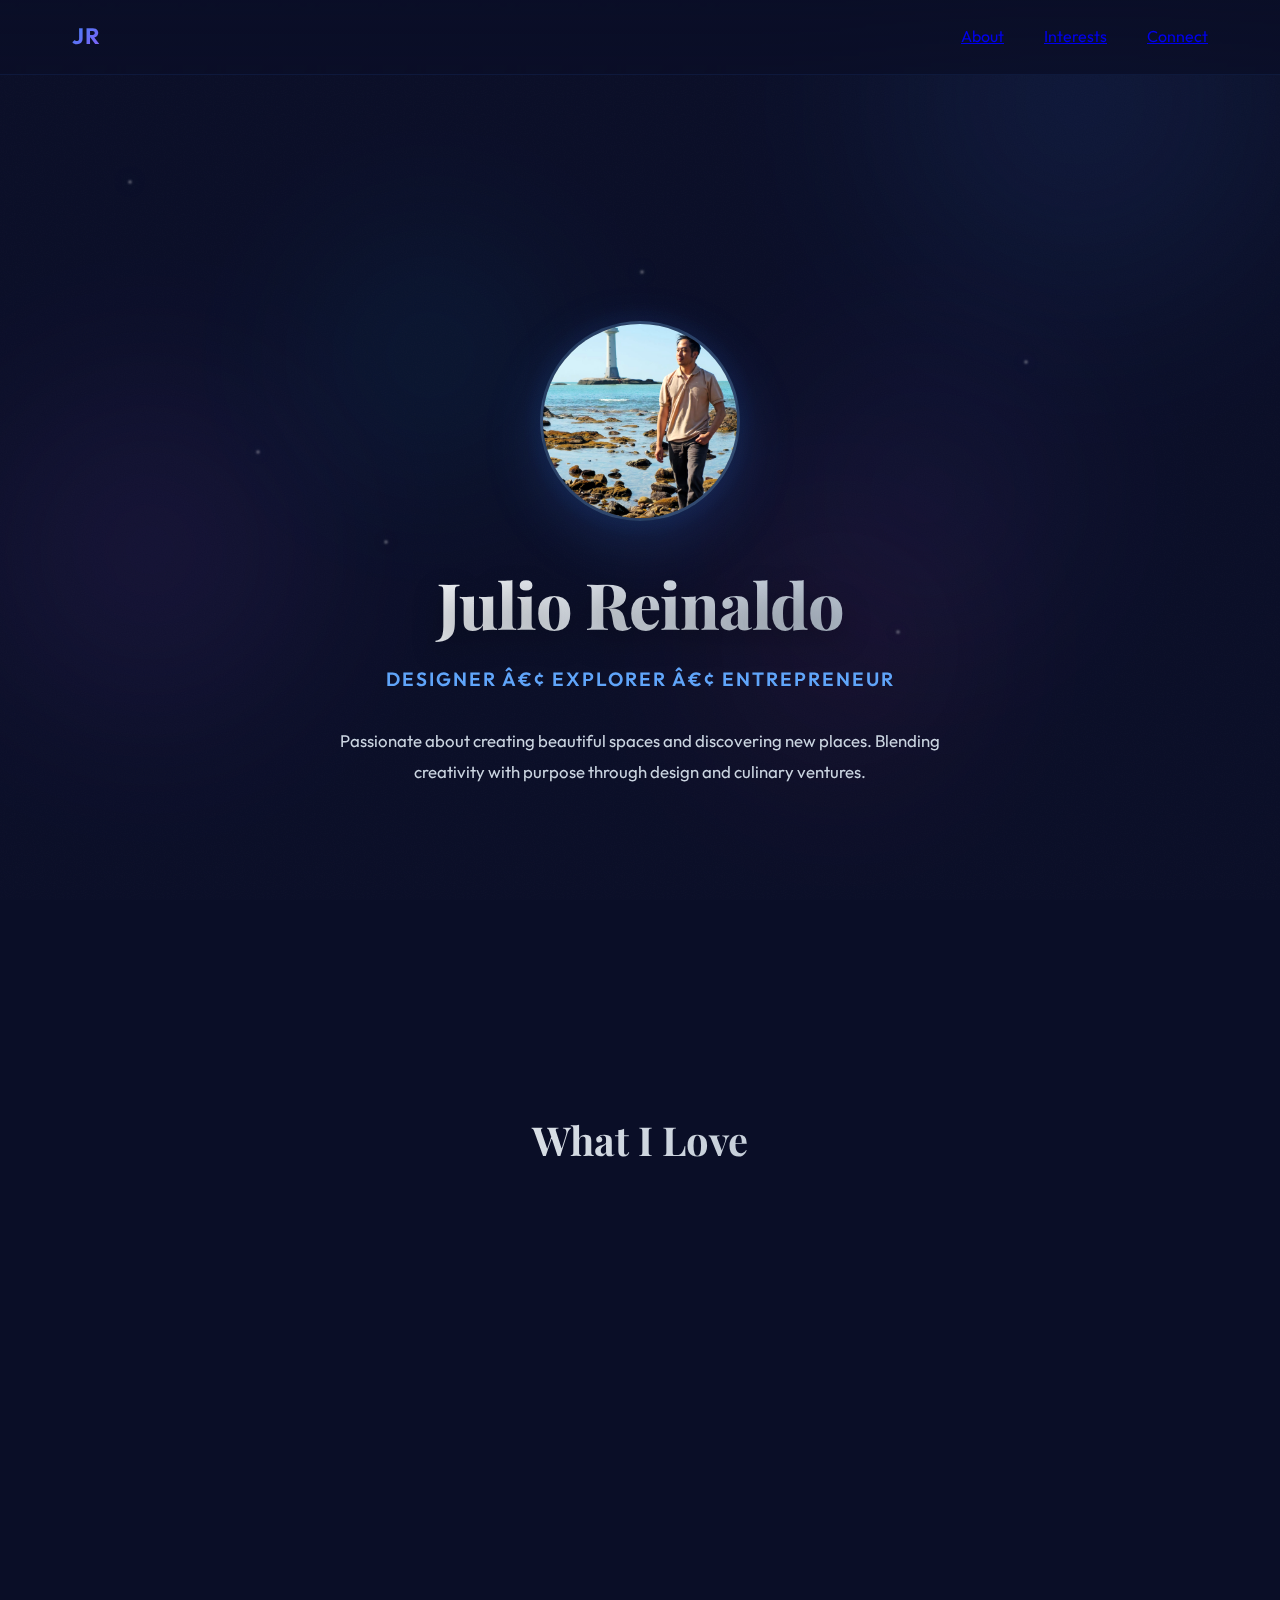
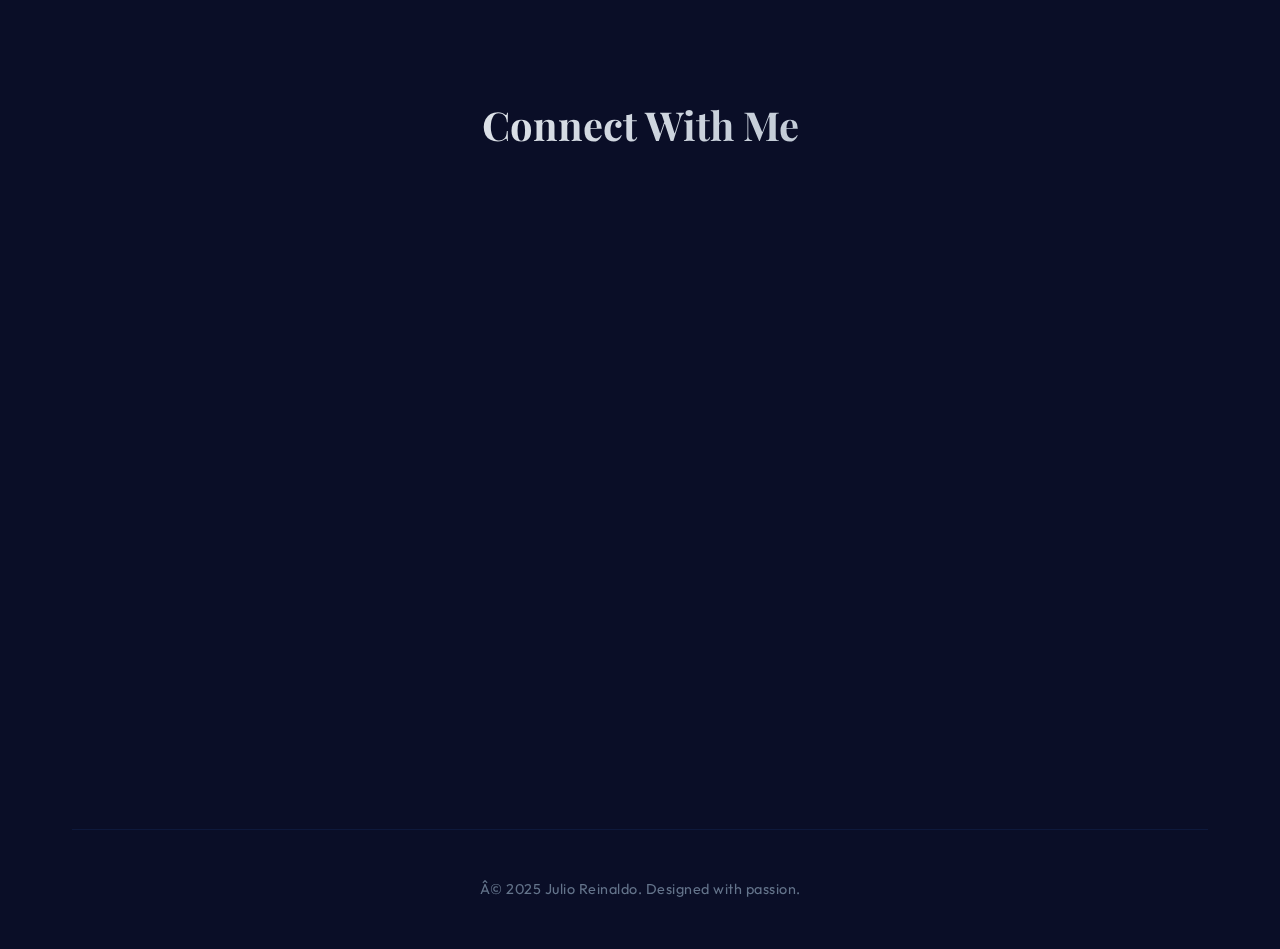
<file: index.html>
<!DOCTYPE html>
<html lang="en">
<head>
  <meta charset="UTF-9">
  <meta name="viewport" content="width=device-width, initial-scale=1.0">
  <title>Julio Reinaldo - Designer & Explorer</title>
  <link rel="stylesheet" href="bio-style.css">
  <link rel="preconnect" href="https://fonts.googleapis.com">
  <link rel="preconnect" href="https://fonts.gstatic.com" crossorigin>
  <link href="https://fonts.googleapis.com/css2?family=Outfit:wght@300;400;500;600;700&family=Playfair+Display:wght@600;700&display=swap" rel="stylesheet">
</head>
<body>
  
  <!-- Animated Background -->
  <div class="bg-container">
    <div class="gradient-orb orb-1"></div>
    <div class="gradient-orb orb-2"></div>
    <div class="gradient-orb orb-3"></div>
    <div class="gradient-orb orb-4"></div>
    <div class="gradient-orb orb-5"></div>
    <div class="noise-overlay"></div>
    
    <!-- Floating Particles -->
    <div class="particle particle-1"></div>
    <div class="particle particle-2"></div>
    <div class="particle particle-3"></div>
    <div class="particle particle-4"></div>
    <div class="particle particle-5"></div>
    <div class="particle particle-6"></div>
  </div>

  <!-- Navbar -->
  <nav class="navbar">
    <div class="nav-container">
      <div class="nav-logo">JR</div>
      <div class="nav-links">
        <a href="#profile">About</a>
        <a href="#interests">Interests</a>
        <a href="#links">Connect</a>
      </div>
    </div>
  </nav>

  <!-- Main Container -->
  <div class="container">
    
    <!-- Profile Section -->
    <section class="profile-section" id="profile">
      <div class="profile-content">
        <div class="avatar-wrapper">
          <div class="avatar-glow"></div>
          <div class="avatar">
            <img src="profile-photo.png" alt="Julio Reinaldo" class="profile-img">
          </div>
        </div>
        
        <h1 class="name">Julio Reinaldo</h1>
        <p class="tagline">Designer • Explorer • Entrepreneur</p>
        
        <div class="bio-text">
          <p>Passionate about creating beautiful spaces and discovering new places. 
          Blending creativity with purpose through design and culinary ventures.</p>
        </div>
      </div>
    </section>

    <!-- Interests Section -->
    <section class="interests-section" id="interests">
      <h2 class="section-title">What I Love</h2>
      <div class="interests-grid">
        <div class="interest-card">
          <div class="icon">✈️</div>
          <h3>Traveling</h3>
          <p>Exploring new destinations and cultures around the world</p>
        </div>
        <div class="interest-card">
          <div class="icon">🎨</div>
          <h3>Interior Design</h3>
          <p>Crafting modern, minimalist spaces with character</p>
        </div>
        <div class="interest-card">
          <div class="icon">🍜</div>
          <h3>Food Business</h3>
          <p>Building culinary experiences through cloud kitchens</p>
        </div>
      </div>
    </section>

    <!-- Links Section -->
    <section class="links-section" id="links">
      <h2 class="section-title">Connect With Me</h2>
      
      <div class="links-container">
        
        <!-- Personal Instagram -->
        <a href="https://instagram.com/julioreinaldo29" target="_blank" rel="noopener noreferrer" class="link-card personal">
          <div class="link-icon">
            <svg xmlns="http://www.w3.org/2000/svg" width="24" height="24" viewBox="0 0 24 24" fill="none" stroke="currentColor" stroke-width="2" stroke-linecap="round" stroke-linejoin="round">
              <rect x="2" y="2" width="20" height="20" rx="5" ry="5"></rect>
              <path d="M16 11.37A4 4 0 1 1 12.63 8 4 4 0 0 1 16 11.37z"></path>
              <line x1="17.5" y1="6.5" x2="17.51" y2="6.5"></line>
            </svg>
          </div>
          <div class="link-content">
            <h3>Personal Journey</h3>
            <p>@julioreinaldo29</p>
          </div>
          <div class="link-arrow">→</div>
        </a>

        <!-- Design Studio -->
        <a href="https://instagram.com/juliodesignproject" target="_blank" rel="noopener noreferrer" class="link-card design">
          <div class="link-icon">
            <svg xmlns="http://www.w3.org/2000/svg" width="24" height="24" viewBox="0 0 24 24" fill="none" stroke="currentColor" stroke-width="2" stroke-linecap="round" stroke-linejoin="round">
              <path d="M21 16V8a2 2 0 0 0-1-1.73l-7-4a2 2 0 0 0-2 0l-7 4A2 2 0 0 0 3 8v8a2 2 0 0 0 1 1.73l7 4a2 2 0 0 0 2 0l7-4A2 2 0 0 0 21 16z"></path>
              <polyline points="3.27 6.96 12 12.01 20.73 6.96"></polyline>
              <line x1="12" y1="22.08" x2="12" y2="12"></line>
            </svg>
          </div>
          <div class="link-content">
            <h3>Julio Design Project</h3>
            <p>@juliodesignproject</p>
          </div>
          <div class="link-arrow">→</div>
        </a>

        <!-- Food Business 1 -->
        <a href="https://instagram.com/gyongzaa_koreanfood" target="_blank" rel="noopener noreferrer" class="link-card food1">
          <div class="link-icon">
            <svg xmlns="http://www.w3.org/2000/svg" width="24" height="24" viewBox="0 0 24 24" fill="none" stroke="currentColor" stroke-width="2" stroke-linecap="round" stroke-linejoin="round">
              <path d="M18 8h1a4 4 0 0 1 0 8h-1"></path>
              <path d="M2 8h16v9a4 4 0 0 1-4 4H6a4 4 0 0 1-4-4V8z"></path>
              <line x1="6" y1="1" x2="6" y2="4"></line>
              <line x1="10" y1="1" x2="10" y2="4"></line>
              <line x1="14" y1="1" x2="14" y2="4"></line>
            </svg>
          </div>
          <div class="link-content">
            <h3>Gyongzaa Korean Food</h3>
            <p>@gyongzaa_koreanfood</p>
          </div>
          <div class="link-arrow">→</div>
        </a>

        <!-- Food Business 2 -->
        <a href="https://instagram.com/ayam_dkremeskopo" target="_blank" rel="noopener noreferrer" class="link-card food2">
          <div class="link-icon">
            <svg xmlns="http://www.w3.org/2000/svg" width="24" height="24" viewBox="0 0 24 24" fill="none" stroke="currentColor" stroke-width="2" stroke-linecap="round" stroke-linejoin="round">
              <circle cx="12" cy="12" r="10"></circle>
              <path d="M12 2a15.3 15.3 0 0 1 4 10 15.3 15.3 0 0 1-4 10 15.3 15.3 0 0 1-4-10 15.3 15.3 0 0 1 4-10z"></path>
              <path d="M2 12h20"></path>
            </svg>
          </div>
          <div class="link-content">
            <h3>Ayam D'Kremes Kopo</h3>
            <p>@ayam_dkremeskopo</p>
          </div>
          <div class="link-arrow">→</div>
        </a>

      </div>
    </section>

    <!-- Footer -->
    <footer class="footer">
      <p>© 2025 Julio Reinaldo. Designed with passion.</p>
    </footer>

  </div>

</body>
</html>
</file>
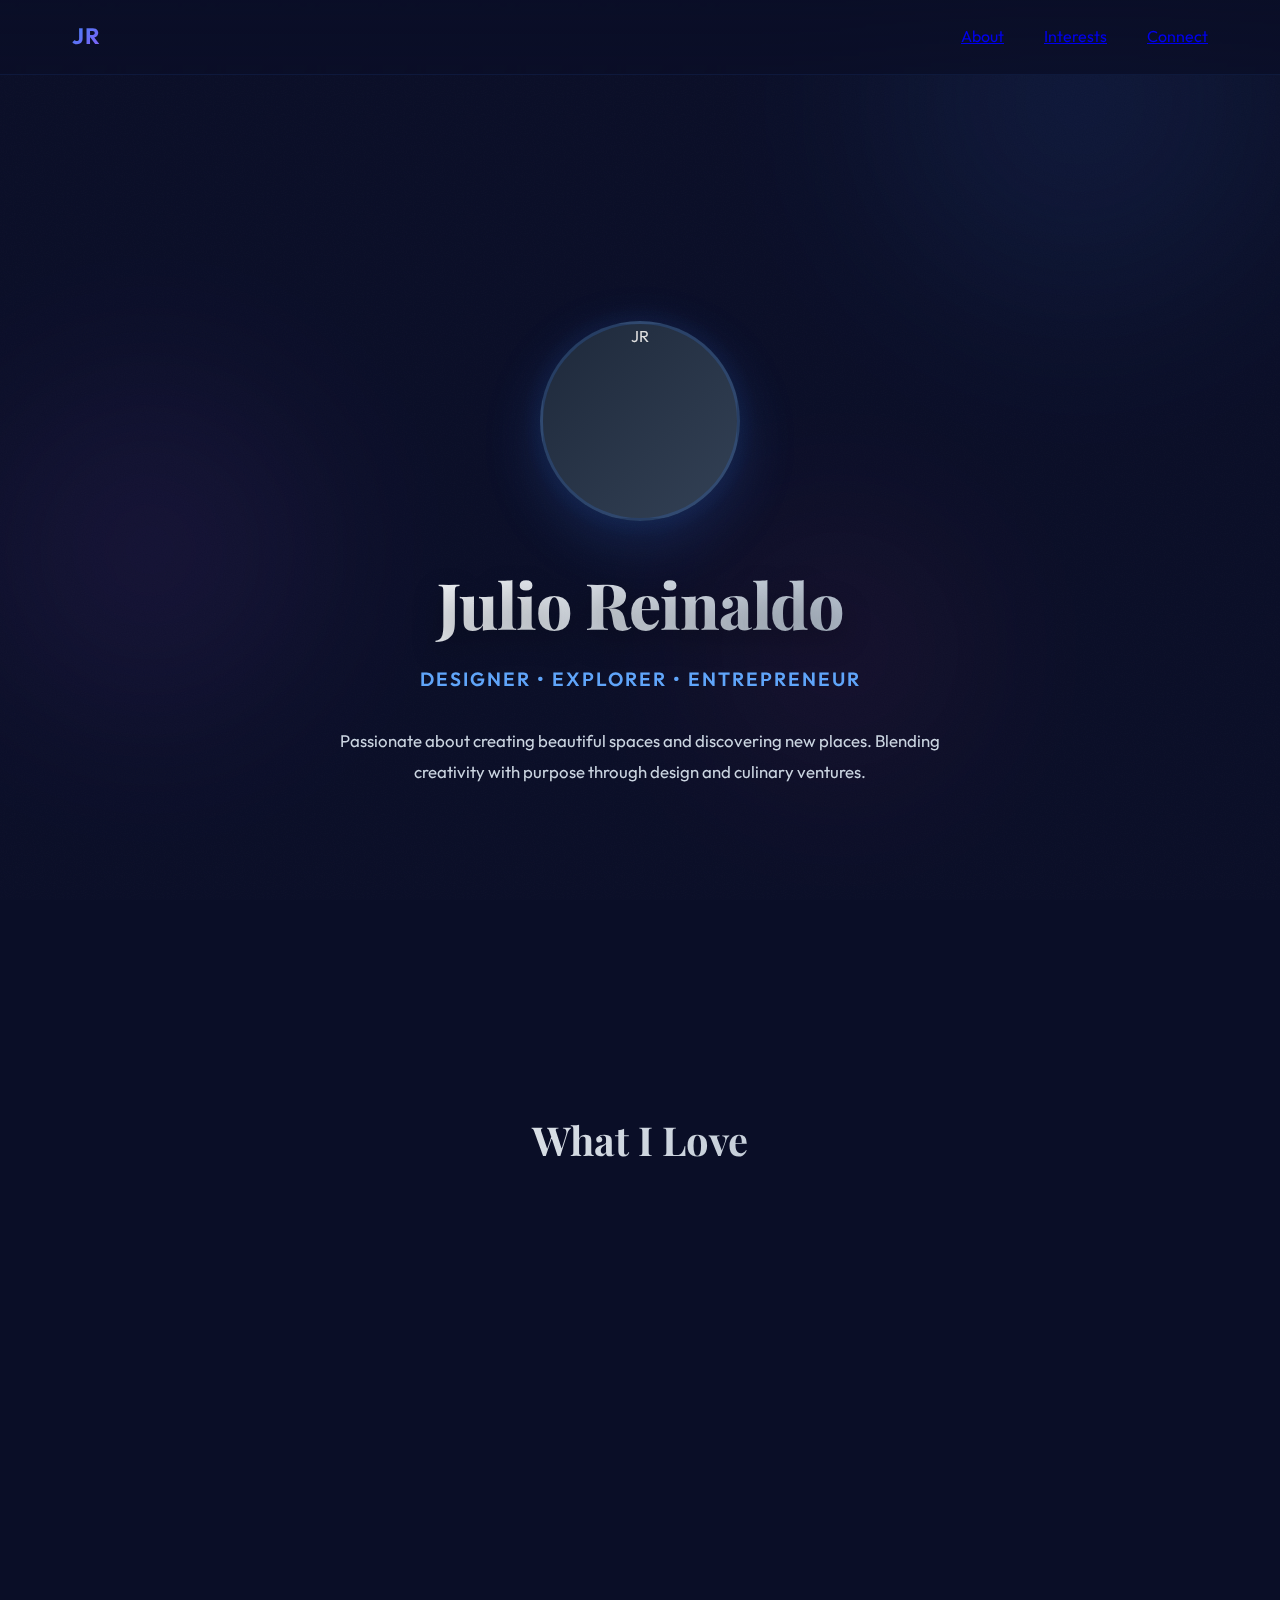
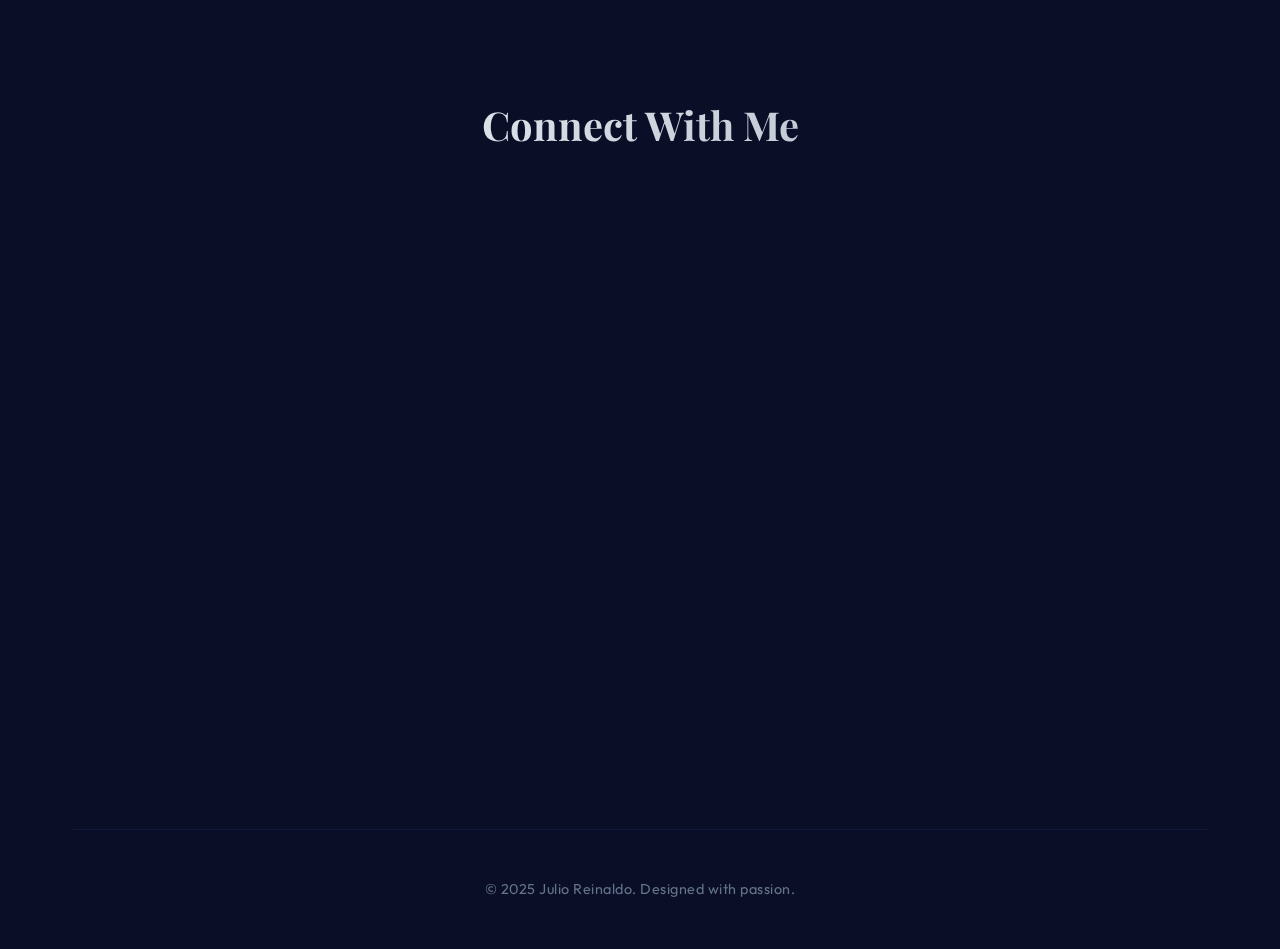
<file: index.html.html>
<!DOCTYPE html>
<html lang="en">
<head>
  <meta charset="UTF-8">
  <meta name="viewport" content="width=device-width, initial-scale=1.0">
  <title>Julio Reinaldo - Designer & Explorer</title>
  <link rel="stylesheet" href="bio-style.css">
  <link rel="preconnect" href="https://fonts.googleapis.com">
  <link rel="preconnect" href="https://fonts.gstatic.com" crossorigin>
  <link href="https://fonts.googleapis.com/css2?family=Outfit:wght@300;400;500;600;700&family=Playfair+Display:wght@600;700&display=swap" rel="stylesheet">
</head>
<body>
  
  <!-- Animated Background -->
  <div class="bg-container">
    <div class="gradient-orb orb-1"></div>
    <div class="gradient-orb orb-2"></div>
    <div class="gradient-orb orb-3"></div>
    <div class="noise-overlay"></div>
  </div>

  <!-- Navbar -->
  <nav class="navbar">
    <div class="nav-container">
      <div class="nav-logo">JR</div>
      <div class="nav-links">
        <a href="#profile">About</a>
        <a href="#interests">Interests</a>
        <a href="#links">Connect</a>
      </div>
    </div>
  </nav>

  <!-- Main Container -->
  <div class="container">
    
    <!-- Profile Section -->
    <section class="profile-section" id="profile">
      <div class="profile-content">
        <div class="avatar-wrapper">
          <div class="avatar-glow"></div>
          <div class="avatar">
            <div class="avatar-placeholder">JR</div>
          </div>
        </div>
        
        <h1 class="name">Julio Reinaldo</h1>
        <p class="tagline">Designer • Explorer • Entrepreneur</p>
        
        <div class="bio-text">
          <p>Passionate about creating beautiful spaces and discovering new places. 
          Blending creativity with purpose through design and culinary ventures.</p>
        </div>
      </div>
    </section>

    <!-- Interests Section -->
    <section class="interests-section" id="interests">
      <h2 class="section-title">What I Love</h2>
      <div class="interests-grid">
        <div class="interest-card">
          <div class="icon">✈️</div>
          <h3>Traveling</h3>
          <p>Exploring new destinations and cultures around the world</p>
        </div>
        <div class="interest-card">
          <div class="icon">🎨</div>
          <h3>Interior Design</h3>
          <p>Crafting modern, minimalist spaces with character</p>
        </div>
        <div class="interest-card">
          <div class="icon">🍜</div>
          <h3>Food Business</h3>
          <p>Building culinary experiences through cloud kitchens</p>
        </div>
      </div>
    </section>

    <!-- Links Section -->
    <section class="links-section" id="links">
      <h2 class="section-title">Connect With Me</h2>
      
      <div class="links-container">
        
        <!-- Personal Instagram -->
        <a href="https://instagram.com/julioreinaldo29" target="_blank" rel="noopener noreferrer" class="link-card personal">
          <div class="link-icon">
            <svg xmlns="http://www.w3.org/2000/svg" width="24" height="24" viewBox="0 0 24 24" fill="none" stroke="currentColor" stroke-width="2" stroke-linecap="round" stroke-linejoin="round">
              <rect x="2" y="2" width="20" height="20" rx="5" ry="5"></rect>
              <path d="M16 11.37A4 4 0 1 1 12.63 8 4 4 0 0 1 16 11.37z"></path>
              <line x1="17.5" y1="6.5" x2="17.51" y2="6.5"></line>
            </svg>
          </div>
          <div class="link-content">
            <h3>Personal Journey</h3>
            <p>@julioreinaldo29</p>
          </div>
          <div class="link-arrow">→</div>
        </a>

        <!-- Design Studio -->
        <a href="https://instagram.com/juliodesignproject" target="_blank" rel="noopener noreferrer" class="link-card design">
          <div class="link-icon">
            <svg xmlns="http://www.w3.org/2000/svg" width="24" height="24" viewBox="0 0 24 24" fill="none" stroke="currentColor" stroke-width="2" stroke-linecap="round" stroke-linejoin="round">
              <path d="M21 16V8a2 2 0 0 0-1-1.73l-7-4a2 2 0 0 0-2 0l-7 4A2 2 0 0 0 3 8v8a2 2 0 0 0 1 1.73l7 4a2 2 0 0 0 2 0l7-4A2 2 0 0 0 21 16z"></path>
              <polyline points="3.27 6.96 12 12.01 20.73 6.96"></polyline>
              <line x1="12" y1="22.08" x2="12" y2="12"></line>
            </svg>
          </div>
          <div class="link-content">
            <h3>Julio Design Project</h3>
            <p>@juliodesignproject</p>
          </div>
          <div class="link-arrow">→</div>
        </a>

        <!-- Food Business 1 -->
        <a href="https://instagram.com/gyongzaa_koreanfood" target="_blank" rel="noopener noreferrer" class="link-card food1">
          <div class="link-icon">
            <svg xmlns="http://www.w3.org/2000/svg" width="24" height="24" viewBox="0 0 24 24" fill="none" stroke="currentColor" stroke-width="2" stroke-linecap="round" stroke-linejoin="round">
              <path d="M18 8h1a4 4 0 0 1 0 8h-1"></path>
              <path d="M2 8h16v9a4 4 0 0 1-4 4H6a4 4 0 0 1-4-4V8z"></path>
              <line x1="6" y1="1" x2="6" y2="4"></line>
              <line x1="10" y1="1" x2="10" y2="4"></line>
              <line x1="14" y1="1" x2="14" y2="4"></line>
            </svg>
          </div>
          <div class="link-content">
            <h3>Gyongzaa Korean Food</h3>
            <p>@gyongzaa_koreanfood</p>
          </div>
          <div class="link-arrow">→</div>
        </a>

        <!-- Food Business 2 -->
        <a href="https://instagram.com/ayam_dkremeskopo" target="_blank" rel="noopener noreferrer" class="link-card food2">
          <div class="link-icon">
            <svg xmlns="http://www.w3.org/2000/svg" width="24" height="24" viewBox="0 0 24 24" fill="none" stroke="currentColor" stroke-width="2" stroke-linecap="round" stroke-linejoin="round">
              <circle cx="12" cy="12" r="10"></circle>
              <path d="M12 2a15.3 15.3 0 0 1 4 10 15.3 15.3 0 0 1-4 10 15.3 15.3 0 0 1-4-10 15.3 15.3 0 0 1 4-10z"></path>
              <path d="M2 12h20"></path>
            </svg>
          </div>
          <div class="link-content">
            <h3>Ayam D'Kremes Kopo</h3>
            <p>@ayam_dkremeskopo</p>
          </div>
          <div class="link-arrow">→</div>
        </a>

      </div>
    </section>

    <!-- Footer -->
    <footer class="footer">
      <p>© 2025 Julio Reinaldo. Designed with passion.</p>
    </footer>

  </div>

</body>
</html>
</file>
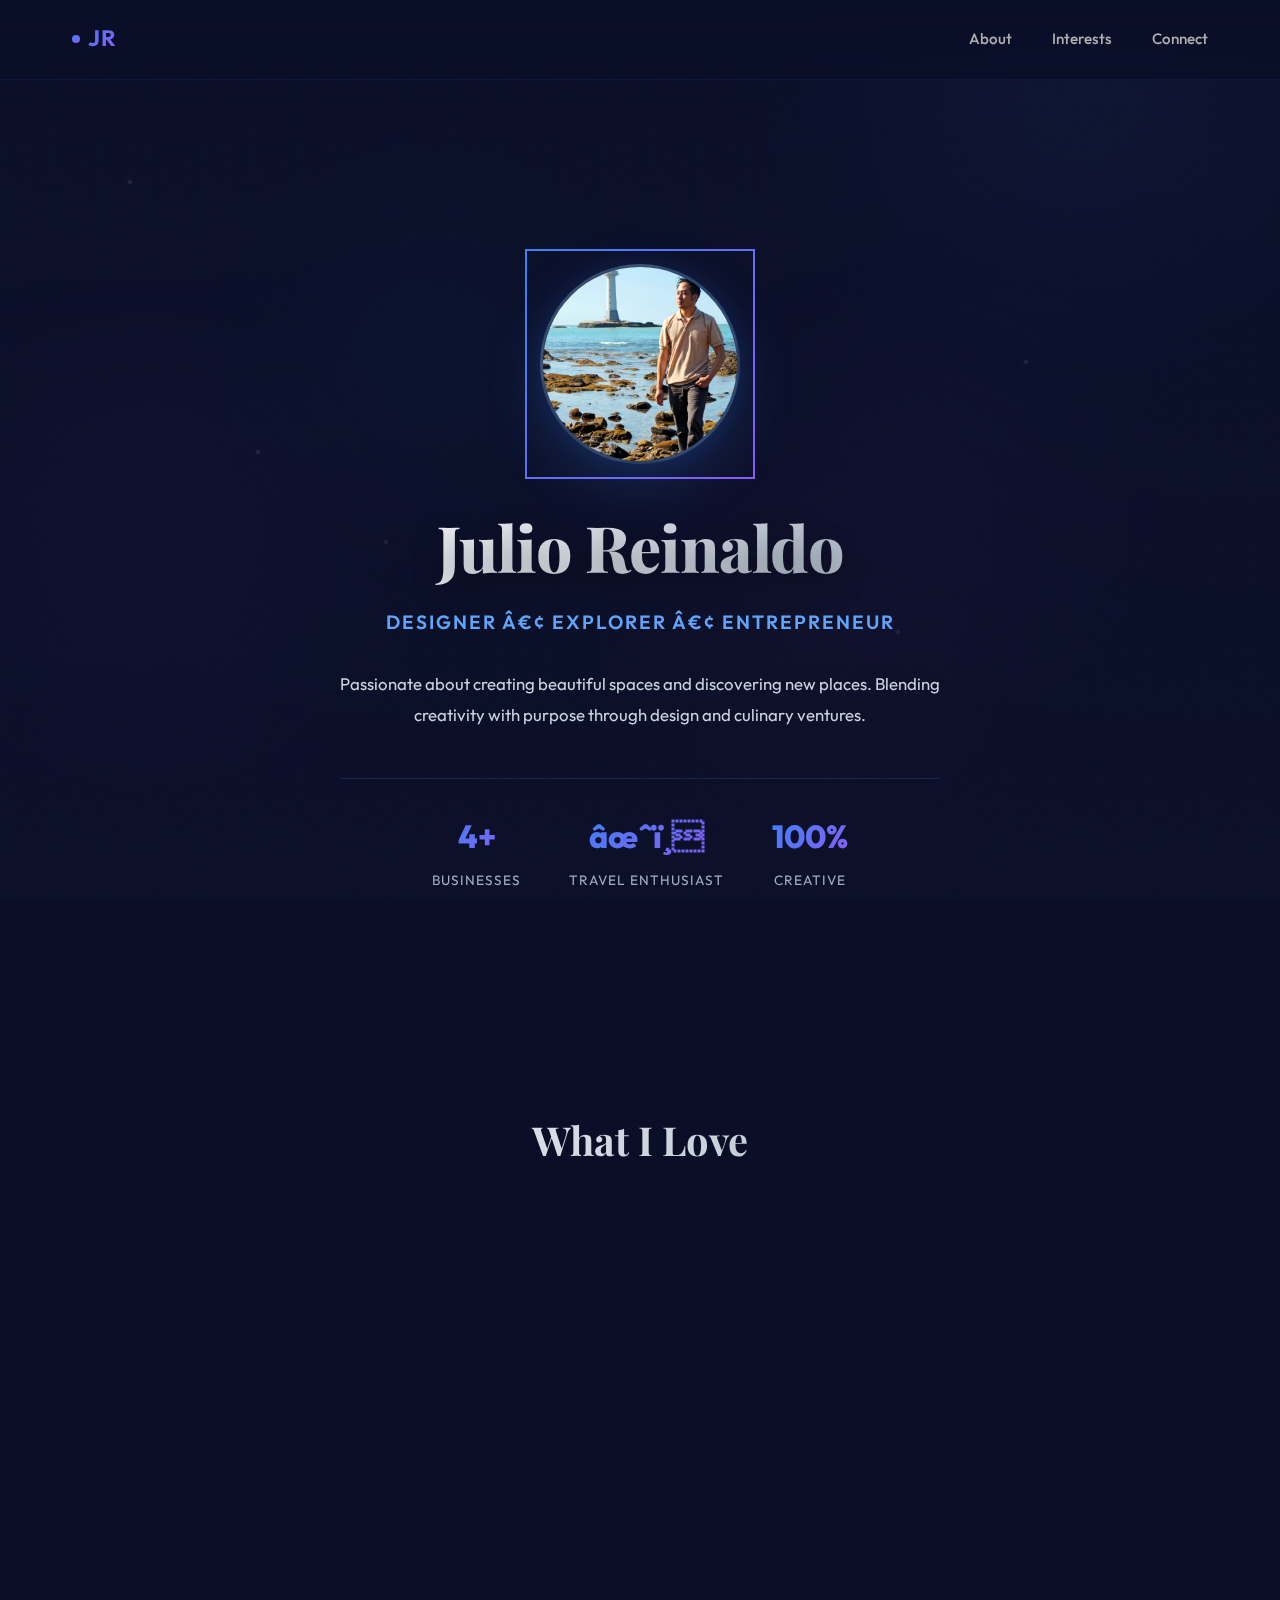
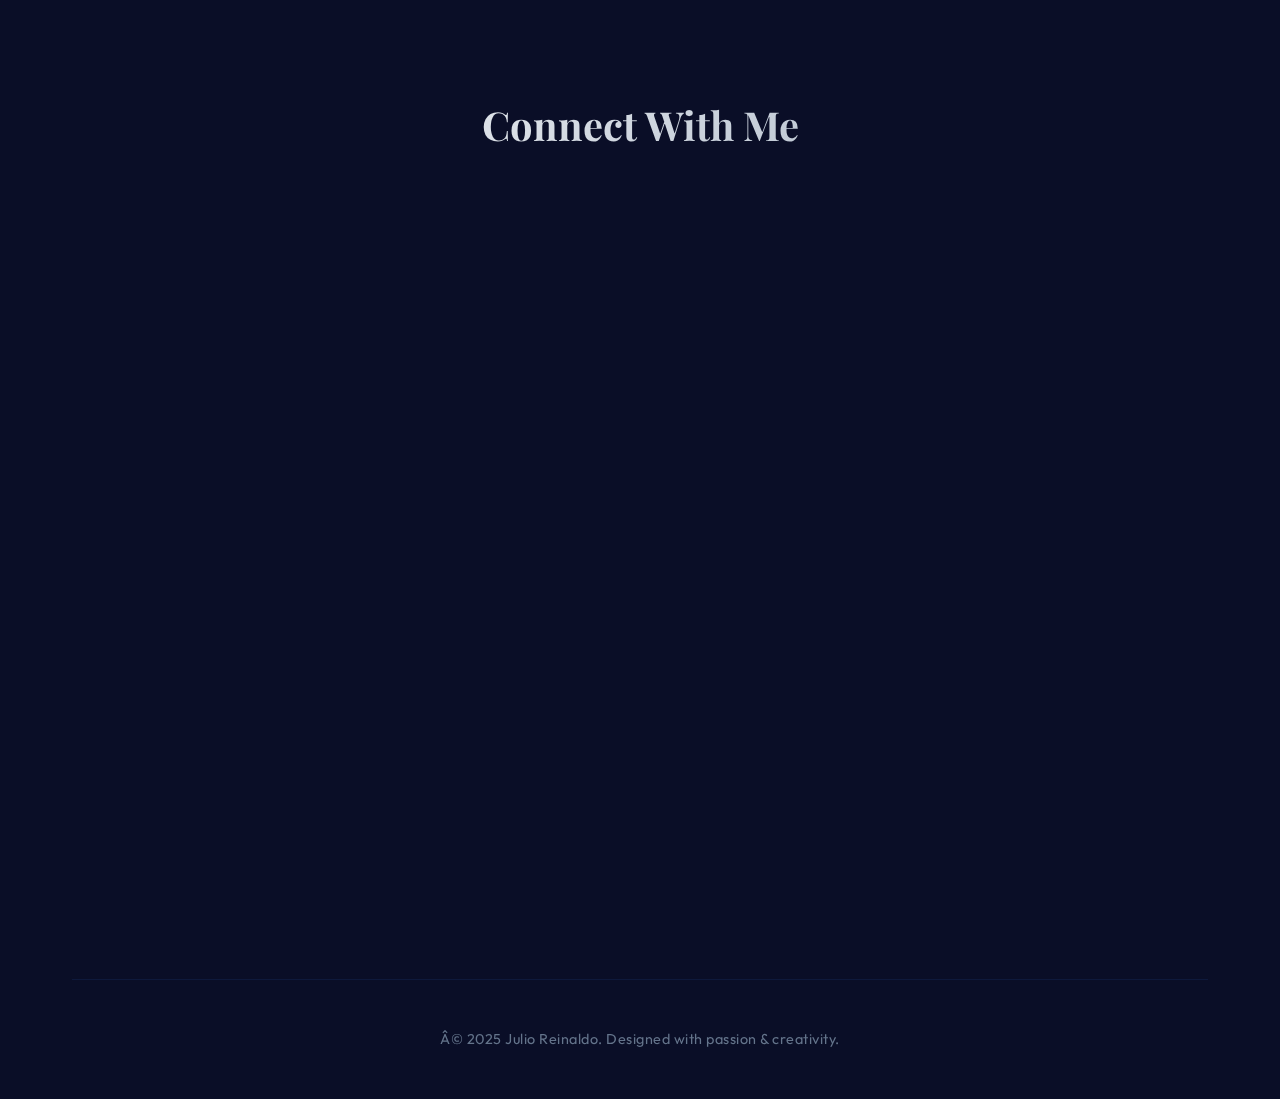
<file: julio-bio.html>
<!DOCTYPE html>
<html lang="en">
<head>
  <meta charset="UTF-9">
  <meta name="viewport" content="width=device-width, initial-scale=1.0">
  <title>Julio Reinaldo - Designer & Explorer | Premium Bio</title>
  <link rel="stylesheet" href="bio-style.css">
  <link rel="preconnect" href="https://fonts.googleapis.com">
  <link rel="preconnect" href="https://fonts.gstatic.com" crossorigin>
  <link href="https://fonts.googleapis.com/css2?family=Outfit:wght@300;400;500;600;700;800&family=Playfair+Display:wght@600;700;800&display=swap" rel="stylesheet">
</head>
<body>
  
  <!-- Advanced Animated Background -->
  <div class="bg-container">
    <div class="gradient-orb orb-1"></div>
    <div class="gradient-orb orb-2"></div>
    <div class="gradient-orb orb-3"></div>
    <div class="gradient-orb orb-4"></div>
    <div class="gradient-orb orb-5"></div>
    
    <!-- Animated Grid Background -->
    <div class="animated-grid"></div>
    
    <!-- Floating Particles -->
    <div class="particle particle-1"></div>
    <div class="particle particle-2"></div>
    <div class="particle particle-3"></div>
    <div class="particle particle-4"></div>
    <div class="particle particle-5"></div>
    <div class="particle particle-6"></div>
    
    <!-- Blur Overlay -->
    <div class="blur-overlay"></div>
    <div class="noise-overlay"></div>
  </div>

  <!-- Navbar -->
  <nav class="navbar">
    <div class="nav-container">
      <div class="nav-logo">
        <span class="logo-dot"></span>JR
      </div>
      <div class="nav-links">
        <a href="#profile" class="nav-link">About</a>
        <a href="#interests" class="nav-link">Interests</a>
        <a href="#links" class="nav-link">Connect</a>
      </div>
      <div class="nav-accent"></div>
    </div>
  </nav>

  <!-- Main Container -->
  <div class="container">
    
    <!-- Profile Section -->
    <section class="profile-section" id="profile">
      <div class="profile-content">
        <div class="avatar-wrapper">
          <div class="avatar-glow"></div>
          <div class="avatar-ring"></div>
          <div class="avatar">
            <img src="profile-photo.png" alt="Julio Reinaldo" class="profile-img">
          </div>
          <div class="avatar-shine"></div>
        </div>
        
        <h1 class="name">Julio Reinaldo</h1>
        <p class="tagline">Designer • Explorer • Entrepreneur</p>
        
        <div class="bio-text">
          <p>Passionate about creating beautiful spaces and discovering new places. 
          Blending creativity with purpose through design and culinary ventures.</p>
        </div>

        <div class="profile-stats">
          <div class="stat">
            <span class="stat-value">4+</span>
            <span class="stat-label">Businesses</span>
          </div>
          <div class="stat">
            <span class="stat-value">✈️</span>
            <span class="stat-label">Travel Enthusiast</span>
          </div>
          <div class="stat">
            <span class="stat-value">100%</span>
            <span class="stat-label">Creative</span>
          </div>
        </div>
      </div>
    </section>

    <!-- Interests Section -->
    <section class="interests-section" id="interests">
      <h2 class="section-title">What I Love</h2>
      <div class="interests-grid">
        <div class="interest-card">
          <div class="card-shine"></div>
          <div class="icon">✈️</div>
          <h3>Traveling</h3>
          <p>Exploring new destinations and cultures around the world</p>
          <div class="card-accent"></div>
        </div>
        <div class="interest-card">
          <div class="card-shine"></div>
          <div class="icon">🎨</div>
          <h3>Interior Design</h3>
          <p>Crafting modern, minimalist spaces with character</p>
          <div class="card-accent"></div>
        </div>
        <div class="interest-card">
          <div class="card-shine"></div>
          <div class="icon">🍜</div>
          <h3>Food Business</h3>
          <p>Building culinary experiences through cloud kitchens</p>
          <div class="card-accent"></div>
        </div>
      </div>
    </section>

    <!-- Links Section -->
    <section class="links-section" id="links">
      <h2 class="section-title">Connect With Me</h2>
      
      <div class="links-container">
        
        <!-- Personal Instagram -->
        <a href="https://instagram.com/julioreinaldo29" target="_blank" rel="noopener noreferrer" class="link-card personal">
          <div class="link-bg-gradient"></div>
          <div class="link-icon">
            <svg xmlns="http://www.w3.org/2000/svg" width="24" height="24" viewBox="0 0 24 24" fill="none" stroke="currentColor" stroke-width="2" stroke-linecap="round" stroke-linejoin="round">
              <rect x="2" y="2" width="20" height="20" rx="5" ry="5"></rect>
              <path d="M16 11.37A4 4 0 1 1 12.63 8 4 4 0 0 1 16 11.37z"></path>
              <circle cx="17.5" cy="6.5" r="1.5"></circle>
            </svg>
          </div>
          <div class="link-content">
            <h3>Personal Journey</h3>
            <p>@julioreinaldo29</p>
          </div>
          <div class="link-arrow">→</div>
          <div class="link-accent"></div>
        </a>

        <!-- WebLaris -->
        <a href="https://weblarisid.vercel.app/" target="_blank" rel="noopener noreferrer" class="link-card weblaris">
          <div class="link-bg-gradient"></div>
          <div class="link-icon">
            <svg xmlns="http://www.w3.org/2000/svg" width="24" height="24" viewBox="0 0 24 24" fill="none" stroke="currentColor" stroke-width="2" stroke-linecap="round" stroke-linejoin="round">
              <path d="M10 13a5 5 0 0 0 7.54.54l3-3a5 5 0 0 0-7.07-7.07l-1.72 1.71"></path>
              <path d="M14 11a5 5 0 0 0-7.54-.54l-3 3a5 5 0 0 0 7.07 7.07l1.71-1.71"></path>
            </svg>
          </div>
          <div class="link-content">
            <h3>WebLaris</h3>
            <p>Professional Web Solutions</p>
          </div>
          <div class="link-arrow">→</div>
          <div class="link-accent"></div>
        </a>

        <!-- Design Studio -->
        <a href="https://instagram.com/juliodesignproject" target="_blank" rel="noopener noreferrer" class="link-card design">
          <div class="link-bg-gradient"></div>
          <div class="link-icon">
            <svg xmlns="http://www.w3.org/2000/svg" width="24" height="24" viewBox="0 0 24 24" fill="none" stroke="currentColor" stroke-width="2" stroke-linecap="round" stroke-linejoin="round">
              <path d="M21 16V8a2 2 0 0 0-1-1.73l-7-4a2 2 0 0 0-2 0l-7 4A2 2 0 0 0 3 8v8a2 2 0 0 0 1 1.73l7 4a2 2 0 0 0 2 0l7-4A2 2 0 0 0 21 16z"></path>
              <polyline points="3.27 6.96 12 12.01 20.73 6.96"></polyline>
              <line x1="12" y1="22.08" x2="12" y2="12"></line>
            </svg>
          </div>
          <div class="link-content">
            <h3>Julio Design Project</h3>
            <p>@juliodesignproject</p>
          </div>
          <div class="link-arrow">→</div>
          <div class="link-accent"></div>
        </a>

        <!-- Food Business 1 -->
        <a href="https://linktr.ee/gyongzaakoreanfood" target="_blank" rel="noopener noreferrer" class="link-card food1">
          <div class="link-bg-gradient"></div>
          <div class="link-icon">
            <svg xmlns="http://www.w3.org/2000/svg" width="24" height="24" viewBox="0 0 24 24" fill="none" stroke="currentColor" stroke-width="2" stroke-linecap="round" stroke-linejoin="round">
              <path d="M18 8h1a4 4 0 0 1 0 8h-1"></path>
              <path d="M2 8h16v9a4 4 0 0 1-4 4H6a4 4 0 0 1-4-4V8z"></path>
              <line x1="6" y1="1" x2="6" y2="4"></line>
              <line x1="10" y1="1" x2="10" y2="4"></line>
              <line x1="14" y1="1" x2="14" y2="4"></line>
            </svg>
          </div>
          <div class="link-content">
            <h3>Gyongzaa Korean Food</h3>
            <p>@gyongzaa_koreanfood</p>
          </div>
          <div class="link-arrow">→</div>
          <div class="link-accent"></div>
        </a>

        <!-- Food Business 2 -->
        <a href="https://linktr.ee/ayamkremessambalbakar" target="_blank" rel="noopener noreferrer" class="link-card food2">
          <div class="link-bg-gradient"></div>
          <div class="link-icon">
            <svg xmlns="http://www.w3.org/2000/svg" width="24" height="24" viewBox="0 0 24 24" fill="none" stroke="currentColor" stroke-width="2" stroke-linecap="round" stroke-linejoin="round">
              <circle cx="12" cy="12" r="10"></circle>
              <path d="M12 2a15.3 15.3 0 0 1 4 10 15.3 15.3 0 0 1-4 10 15.3 15.3 0 0 1-4-10 15.3 15.3 0 0 1 4-10z"></path>
              <path d="M2 12h20"></path>
            </svg>
          </div>
          <div class="link-content">
            <h3>Ayam D'Kremes Kopo</h3>
            <p>Sambel Bakar Premium</p>
          </div>
          <div class="link-arrow">→</div>
          <div class="link-accent"></div>
        </a>

      </div>
    </section>

    <!-- Footer -->
    <footer class="footer">
      <p>© 2025 Julio Reinaldo. Designed with passion & creativity.</p>
    </footer>

  </div>

  <script>
    // Smooth scroll enhancement
    document.querySelectorAll('a[href^="#"]').forEach(anchor => {
      anchor.addEventListener('click', function (e) {
        e.preventDefault();
        const target = document.querySelector(this.getAttribute('href'));
        if (target) {
          target.scrollIntoView({ behavior: 'smooth', block: 'start' });
        }
      });
    });

    // Particle mouse follow effect
    document.addEventListener('mousemove', (e) => {
      const particles = document.querySelectorAll('.particle');
      const x = e.clientX / window.innerWidth;
      const y = e.clientY / window.innerHeight;
      
      particles.forEach((particle, index) => {
        const moveX = (x - 0.5) * (index + 1) * 15;
        const moveY = (y - 0.5) * (index + 1) * 15;
        particle.style.transform = `translate(${moveX}px, ${moveY}px)`;
      });
    });

    // Add scroll animation
    const observerOptions = {
      threshold: 0.1,
      rootMargin: '0px 0px -100px 0px'
    };

    const observer = new IntersectionObserver(function(entries) {
      entries.forEach(entry => {
        if (entry.isIntersecting) {
          entry.target.classList.add('visible');
          observer.unobserve(entry.target);
        }
      });
    }, observerOptions);

    document.querySelectorAll('.interest-card, .link-card').forEach(el => {
      observer.observe(el);
    });
  </script>
</body>
</html>
</file>
<file: bio-style.css>
* {
  margin: 0;
  padding: 0;
  box-sizing: border-box;
}

html {
  scroll-behavior: smooth;
}

body {
  font-family: 'Outfit', sans-serif;
  background: #0a0e27;
  color: #e0e0e0;
  line-height: 1.6;
  overflow-x: hidden;
  position: relative;
}

/* ============================================
   ADVANCED ANIMATED BACKGROUND
   ============================================ */

.bg-container {
  position: fixed;
  top: 0;
  left: 0;
  width: 100%;
  height: 100%;
  z-index: -1;
  overflow: hidden;
}

.gradient-orb {
  position: absolute;
  border-radius: 50%;
  filter: blur(80px);
  opacity: 0.4;
  animation: float-orb 8s ease-in-out infinite;
}

.orb-1 {
  width: 600px;
  height: 600px;
  background: radial-gradient(circle, rgba(59, 130, 246, 0.3) 0%, transparent 70%);
  top: -200px;
  right: -100px;
  animation-delay: 0s;
}

.orb-2 {
  width: 500px;
  height: 500px;
  background: radial-gradient(circle, rgba(168, 85, 247, 0.25) 0%, transparent 70%);
  bottom: 100px;
  left: -100px;
  animation-delay: 2s;
}

.orb-3 {
  width: 400px;
  height: 400px;
  background: radial-gradient(circle, rgba(236, 72, 153, 0.2) 0%, transparent 70%);
  top: 50%;
  left: 50%;
  animation-delay: 4s;
}

.orb-4 {
  width: 350px;
  height: 350px;
  background: radial-gradient(circle, rgba(14, 165, 233, 0.25) 0%, transparent 70%);
  top: 20%;
  left: 20%;
  animation-delay: 1s;
}

.orb-5 {
  width: 450px;
  height: 450px;
  background: radial-gradient(circle, rgba(139, 92, 246, 0.2) 0%, transparent 70%);
  bottom: 20%;
  right: 10%;
  animation-delay: 3s;
}

@keyframes float-orb {
  0%, 100% {
    transform: translate(0, 0) scale(1);
  }
  25% {
    transform: translate(30px, -30px) scale(1.05);
  }
  50% {
    transform: translate(-20px, 40px) scale(0.95);
  }
  75% {
    transform: translate(40px, 20px) scale(1.08);
  }
}

/* Animated Grid */
.animated-grid {
  position: absolute;
  top: 0;
  left: 0;
  width: 100%;
  height: 100%;
  background-image:
    linear-gradient(rgba(59, 130, 246, 0.03) 1px, transparent 1px),
    linear-gradient(90deg, rgba(59, 130, 246, 0.03) 1px, transparent 1px);
  background-size: 50px 50px;
  animation: grid-move 20s linear infinite;
  opacity: 0.5;
}

@keyframes grid-move {
  0% {
    transform: translateY(0);
  }
  100% {
    transform: translateY(50px);
  }
}

/* Floating Particles */
.particle {
  position: absolute;
  width: 4px;
  height: 4px;
  background: radial-gradient(circle, rgba(255, 255, 255, 0.8) 0%, transparent 70%);
  border-radius: 50%;
  animation: particle-float 20s infinite;
  filter: blur(1px);
}

.particle-1 {
  top: 20%;
  left: 10%;
  animation-delay: 0s;
  box-shadow: 0 0 20px rgba(59, 130, 246, 0.4);
}

.particle-2 {
  top: 40%;
  left: 80%;
  animation-delay: 2s;
  box-shadow: 0 0 15px rgba(168, 85, 247, 0.3);
}

.particle-3 {
  top: 60%;
  left: 30%;
  animation-delay: 4s;
  box-shadow: 0 0 18px rgba(236, 72, 153, 0.3);
}

.particle-4 {
  top: 30%;
  left: 50%;
  animation-delay: 1s;
  box-shadow: 0 0 16px rgba(14, 165, 233, 0.4);
}

.particle-5 {
  top: 70%;
  left: 70%;
  animation-delay: 3s;
  box-shadow: 0 0 14px rgba(139, 92, 246, 0.3);
}

.particle-6 {
  top: 50%;
  left: 20%;
  animation-delay: 5s;
  box-shadow: 0 0 16px rgba(59, 130, 246, 0.3);
}

@keyframes particle-float {
  0%, 100% {
    transform: translateY(0) translateX(0);
    opacity: 0.3;
  }
  25% {
    transform: translateY(-50px) translateX(30px);
    opacity: 0.6;
  }
  50% {
    transform: translateY(-100px) translateX(-30px);
    opacity: 1;
  }
  75% {
    transform: translateY(-50px) translateX(20px);
    opacity: 0.6;
  }
}

/* Blur Overlay */
.blur-overlay {
  position: absolute;
  width: 100%;
  height: 100%;
  background: linear-gradient(180deg, rgba(10, 14, 39, 0.4) 0%, rgba(10, 14, 39, 0.7) 100%);
  pointer-events: none;
}

.noise-overlay {
  position: absolute;
  width: 100%;
  height: 100%;
  background-image: url('data:image/svg+xml,<svg xmlns="http://www.w3.org/2000/svg" width="100" height="100"><filter id="noise"><feTurbulence type="fractalNoise" baseFrequency="0.9" numOctaves="4" seed="2" /></filter><rect width="100" height="100" filter="url(%23noise)" opacity="0.05"/></svg>');
  pointer-events: none;
  opacity: 0.5;
}

/* ============================================
   NAVBAR
   ============================================ */

.navbar {
  position: fixed;
  top: 0;
  width: 100%;
  background: linear-gradient(180deg, rgba(10, 14, 39, 0.95) 0%, rgba(10, 14, 39, 0.8) 100%);
  backdrop-filter: blur(10px);
  border-bottom: 1px solid rgba(59, 130, 246, 0.1);
  z-index: 100;
  padding: 1.2rem 0;
}

.nav-container {
  max-width: 1200px;
  margin: 0 auto;
  padding: 0 2rem;
  display: flex;
  justify-content: space-between;
  align-items: center;
  position: relative;
}

.nav-logo {
  font-size: 1.4rem;
  font-weight: 700;
  display: flex;
  align-items: center;
  gap: 0.5rem;
  background: linear-gradient(135deg, #3b82f6 0%, #8b5cf6 100%);
  -webkit-background-clip: text;
  -webkit-text-fill-color: transparent;
  background-clip: text;
  letter-spacing: 1px;
  cursor: pointer;
  transition: all 0.3s ease;
}

.logo-dot {
  width: 8px;
  height: 8px;
  background: linear-gradient(135deg, #3b82f6 0%, #8b5cf6 100%);
  border-radius: 50%;
  animation: pulse-dot 2s ease-in-out infinite;
}

@keyframes pulse-dot {
  0%, 100% {
    transform: scale(1);
    opacity: 1;
  }
  50% {
    transform: scale(1.2);
    opacity: 0.7;
  }
}

.nav-logo:hover {
  transform: scale(1.05);
}

.nav-links {
  display: flex;
  gap: 2.5rem;
}

.nav-link {
  color: #b0b0b0;
  text-decoration: none;
  font-weight: 500;
  font-size: 0.95rem;
  position: relative;
  transition: all 0.3s ease;
  padding: 0.5rem 0;
}

.nav-link::after {
  content: '';
  position: absolute;
  bottom: -2px;
  left: 0;
  width: 0;
  height: 2px;
  background: linear-gradient(90deg, #3b82f6, #8b5cf6);
  transition: width 0.3s ease;
}

.nav-link:hover {
  color: #60a5fa;
}

.nav-link:hover::after {
  width: 100%;
}

.nav-accent {
  position: absolute;
  width: 100%;
  height: 1px;
  bottom: 0;
  left: 0;
  background: linear-gradient(90deg, transparent, rgba(59, 130, 246, 0.2), transparent);
  opacity: 0;
  animation: slide-accent 3s ease-in-out infinite;
}

@keyframes slide-accent {
  0%, 100% {
    opacity: 0;
  }
  50% {
    opacity: 1;
  }
}

/* ============================================
   CONTAINER & SECTIONS
   ============================================ */

.container {
  max-width: 1200px;
  margin: 0 auto;
  padding: 0 2rem;
  position: relative;
  z-index: 1;
}

/* Profile Section */
.profile-section {
  margin-top: 8rem;
  padding: 4rem 0;
  text-align: center;
  min-height: 100vh;
  display: flex;
  align-items: center;
  justify-content: center;
}

.profile-content {
  animation: fade-in-up 1s ease-out;
}

@keyframes fade-in-up {
  from {
    opacity: 0;
    transform: translateY(30px);
  }
  to {
    opacity: 1;
    transform: translateY(0);
  }
}

/* Avatar */
.avatar-wrapper {
  position: relative;
  width: 200px;
  height: 200px;
  margin: 0 auto 2rem;
}

.avatar-glow {
  position: absolute;
  inset: -20px;
  border-radius: 50%;
  background: radial-gradient(circle, rgba(59, 130, 246, 0.3) 0%, transparent 70%);
  animation: glow-pulse 3s ease-in-out infinite;
  z-index: 0;
}

@keyframes glow-pulse {
  0%, 100% {
    transform: scale(1);
    opacity: 0.5;
  }
  50% {
    transform: scale(1.1);
    opacity: 0.8;
  }
}

.avatar-ring {
  position: absolute;
  inset: -15px;
  border-radius: 50%;
  border: 2px solid;
  border-image: linear-gradient(135deg, #3b82f6 0%, #8b5cf6 100%) 1;
  animation: rotate-ring 8s linear infinite;
  z-index: 1;
}

@keyframes rotate-ring {
  from {
    transform: rotate(0deg);
  }
  to {
    transform: rotate(360deg);
  }
}

.avatar {
  position: relative;
  width: 100%;
  height: 100%;
  border-radius: 50%;
  overflow: hidden;
  background: linear-gradient(135deg, #1e293b 0%, #334155 100%);
  z-index: 2;
  border: 3px solid rgba(59, 130, 246, 0.2);
  box-shadow: 0 20px 60px rgba(59, 130, 246, 0.2);
}

.profile-img {
  width: 100%;
  height: 100%;
  object-fit: cover;
  filter: brightness(1.1) contrast(1.05);
}

.avatar-shine {
  position: absolute;
  inset: 0;
  background: linear-gradient(135deg, rgba(255, 255, 255, 0.1) 0%, transparent 50%);
  border-radius: 50%;
  z-index: 3;
}

.name {
  font-size: clamp(2.5rem, 5vw, 4rem);
  font-weight: 800;
  margin-bottom: 0.5rem;
  background: linear-gradient(135deg, #ffffff 0%, #a0aec0 100%);
  -webkit-background-clip: text;
  -webkit-text-fill-color: transparent;
  background-clip: text;
  font-family: 'Playfair Display', serif;
  letter-spacing: -1px;
  text-shadow: 0 10px 30px rgba(0, 0, 0, 0.3);
}

.tagline {
  font-size: 1.2rem;
  color: #60a5fa;
  margin-bottom: 2rem;
  font-weight: 600;
  letter-spacing: 2px;
  text-transform: uppercase;
}

.bio-text {
  max-width: 600px;
  margin: 0 auto 3rem;
  font-size: 1.05rem;
  color: #cbd5e1;
  line-height: 1.8;
}

.profile-stats {
  display: flex;
  justify-content: center;
  gap: 3rem;
  margin-top: 3rem;
  padding-top: 2rem;
  border-top: 1px solid rgba(59, 130, 246, 0.2);
}

.stat {
  text-align: center;
  animation: stat-appear 0.8s ease-out;
}

@keyframes stat-appear {
  from {
    opacity: 0;
    transform: scale(0.5);
  }
  to {
    opacity: 1;
    transform: scale(1);
  }
}

.stat-value {
  display: block;
  font-size: 2rem;
  font-weight: 800;
  background: linear-gradient(135deg, #3b82f6 0%, #8b5cf6 100%);
  -webkit-background-clip: text;
  -webkit-text-fill-color: transparent;
  background-clip: text;
}

.stat-label {
  display: block;
  font-size: 0.85rem;
  color: #a0aec0;
  text-transform: uppercase;
  letter-spacing: 1px;
  margin-top: 0.5rem;
}

/* ============================================
   INTERESTS SECTION
   ============================================ */

.interests-section {
  padding: 5rem 0;
}

.section-title {
  font-size: 2.5rem;
  font-weight: 700;
  text-align: center;
  margin-bottom: 3rem;
  font-family: 'Playfair Display', serif;
  background: linear-gradient(135deg, #ffffff 0%, #a0aec0 100%);
  -webkit-background-clip: text;
  -webkit-text-fill-color: transparent;
  background-clip: text;
}

.interests-grid {
  display: grid;
  grid-template-columns: repeat(auto-fit, minmax(300px, 1fr));
  gap: 2rem;
  margin-bottom: 3rem;
}

.interest-card {
  background: linear-gradient(135deg, rgba(30, 41, 59, 0.5) 0%, rgba(15, 23, 42, 0.4) 100%);
  backdrop-filter: blur(20px);
  border: 1px solid rgba(59, 130, 246, 0.2);
  padding: 2.5rem 2rem;
  border-radius: 20px;
  text-align: center;
  transition: all 0.3s cubic-bezier(0.34, 1.56, 0.64, 1);
  position: relative;
  overflow: hidden;
  opacity: 0;
}

.interest-card.visible {
  opacity: 1;
  animation: card-appear 0.6s ease-out forwards;
}

@keyframes card-appear {
  from {
    transform: translateY(30px);
    opacity: 0;
  }
  to {
    transform: translateY(0);
    opacity: 1;
  }
}

.card-shine {
  position: absolute;
  inset: 0;
  background: linear-gradient(135deg, rgba(255, 255, 255, 0.1) 0%, transparent 50%);
  opacity: 0;
  transition: opacity 0.3s ease;
  pointer-events: none;
}

.interest-card:hover .card-shine {
  opacity: 1;
}

.interest-card:hover {
  border-color: rgba(59, 130, 246, 0.5);
  background: linear-gradient(135deg, rgba(59, 130, 246, 0.1) 0%, rgba(139, 92, 246, 0.05) 100%);
  transform: translateY(-10px);
  box-shadow: 0 20px 50px rgba(59, 130, 246, 0.15);
}

.card-accent {
  position: absolute;
  bottom: 0;
  left: 0;
  right: 0;
  height: 3px;
  background: linear-gradient(90deg, transparent, #3b82f6, transparent);
  transform: scaleX(0);
  transform-origin: left;
  transition: transform 0.3s ease;
}

.interest-card:hover .card-accent {
  transform: scaleX(1);
}

.interest-card .icon {
  font-size: 3rem;
  margin-bottom: 1rem;
  animation: bounce-icon 2s ease-in-out infinite;
}

@keyframes bounce-icon {
  0%, 100% {
    transform: translateY(0);
  }
  50% {
    transform: translateY(-10px);
  }
}

.interest-card h3 {
  font-size: 1.3rem;
  margin-bottom: 0.5rem;
  color: #ffffff;
  font-weight: 700;
}

.interest-card p {
  color: #a0aec0;
  font-size: 0.95rem;
  line-height: 1.6;
}

/* ============================================
   LINKS SECTION
   ============================================ */

.links-section {
  padding: 5rem 0 3rem;
}

.links-container {
  display: flex;
  flex-direction: column;
  gap: 1.5rem;
}

.link-card {
  display: flex;
  align-items: center;
  gap: 1.5rem;
  padding: 2rem;
  background: linear-gradient(135deg, rgba(30, 41, 59, 0.5) 0%, rgba(15, 23, 42, 0.4) 100%);
  backdrop-filter: blur(20px);
  border: 1px solid rgba(59, 130, 246, 0.2);
  border-radius: 16px;
  text-decoration: none;
  color: inherit;
  cursor: pointer;
  transition: all 0.3s cubic-bezier(0.34, 1.56, 0.64, 1);
  position: relative;
  overflow: hidden;
  opacity: 0;
  transform: translateX(-20px);
}

.link-card.visible {
  opacity: 1;
  transform: translateX(0);
  animation: link-appear 0.6s ease-out forwards;
}

@keyframes link-appear {
  from {
    transform: translateX(-20px);
    opacity: 0;
  }
  to {
    transform: translateX(0);
    opacity: 1;
  }
}

.link-bg-gradient {
  position: absolute;
  inset: 0;
  background: linear-gradient(135deg, rgba(59, 130, 246, 0.05) 0%, rgba(139, 92, 246, 0.05) 100%);
  opacity: 0;
  transition: opacity 0.3s ease;
  z-index: -1;
}

.link-card:hover .link-bg-gradient {
  opacity: 1;
}

.link-card:hover {
  border-color: rgba(59, 130, 246, 0.5);
  background: linear-gradient(135deg, rgba(59, 130, 246, 0.15) 0%, rgba(139, 92, 246, 0.1) 100%);
  transform: translateX(10px);
  box-shadow: 0 15px 50px rgba(59, 130, 246, 0.2);
}

.link-icon {
  width: 60px;
  height: 60px;
  border-radius: 12px;
  background: linear-gradient(135deg, rgba(59, 130, 246, 0.2) 0%, rgba(139, 92, 246, 0.1) 100%);
  display: flex;
  align-items: center;
  justify-content: center;
  color: #60a5fa;
  flex-shrink: 0;
  transition: all 0.3s ease;
  border: 1px solid rgba(59, 130, 246, 0.3);
}

.link-card:hover .link-icon {
  background: linear-gradient(135deg, #3b82f6 0%, #8b5cf6 100%);
  color: white;
  transform: scale(1.1) rotate(5deg);
  box-shadow: 0 10px 30px rgba(59, 130, 246, 0.3);
}

.link-content {
  flex: 1;
  text-align: left;
}

.link-content h3 {
  font-size: 1.15rem;
  margin-bottom: 0.3rem;
  color: #ffffff;
  font-weight: 700;
}

.link-content p {
  color: #a0aec0;
  font-size: 0.9rem;
}

.link-arrow {
  font-size: 1.5rem;
  transition: all 0.3s ease;
  color: #60a5fa;
}

.link-card:hover .link-arrow {
  transform: translateX(5px);
  color: #3b82f6;
}

.link-accent {
  position: absolute;
  top: 0;
  right: 0;
  width: 100px;
  height: 100px;
  background: radial-gradient(circle, rgba(59, 130, 246, 0.2) 0%, transparent 70%);
  border-radius: 50%;
  transform: translate(30px, -30px);
  opacity: 0;
  transition: opacity 0.3s ease;
  pointer-events: none;
}

.link-card:hover .link-accent {
  opacity: 1;
}

/* Link Card Color Variants */
.link-card.weblaris:hover .link-icon {
  background: linear-gradient(135deg, #d4af37 0%, #f0e68c 100%);
}

.link-card.personal:hover .link-icon {
  background: linear-gradient(135deg, #ec4899 0%, #f472b6 100%);
}

.link-card.design:hover .link-icon {
  background: linear-gradient(135deg, #8b5cf6 0%, #c084fc 100%);
}

.link-card.food1:hover .link-icon {
  background: linear-gradient(135deg, #f97316 0%, #fb923c 100%);
}

.link-card.food2:hover .link-icon {
  background: linear-gradient(135deg, #ef4444 0%, #f87171 100%);
}

/* ============================================
   FOOTER
   ============================================ */

.footer {
  text-align: center;
  padding: 3rem 0;
  color: #64748b;
  border-top: 1px solid rgba(59, 130, 246, 0.1);
  font-size: 0.9rem;
  letter-spacing: 0.5px;
}

/* ============================================
   RESPONSIVE
   ============================================ */

@media (max-width: 768px) {
  .nav-links {
    gap: 1.5rem;
    font-size: 0.85rem;
  }

  .profile-section {
    margin-top: 5rem;
    padding: 2rem 0;
    min-height: auto;
  }

  .avatar-wrapper {
    width: 150px;
    height: 150px;
  }

  .name {
    font-size: 2rem;
  }

  .section-title {
    font-size: 1.8rem;
  }

  .profile-stats {
    gap: 1.5rem;
  }

  .interests-grid {
    grid-template-columns: 1fr;
  }

  .link-card {
    padding: 1.5rem;
  }

  .link-icon {
    width: 50px;
    height: 50px;
  }

  .link-content h3 {
    font-size: 1rem;
  }
}

@media (max-width: 480px) {
  .container {
    padding: 0 1rem;
  }

  .navbar {
    padding: 1rem 0;
  }

  .nav-container {
    padding: 0 1rem;
  }

  .nav-links {
    display: none;
  }

  .name {
    font-size: 1.5rem;
  }

  .section-title {
    font-size: 1.4rem;
  }
}
</file>
